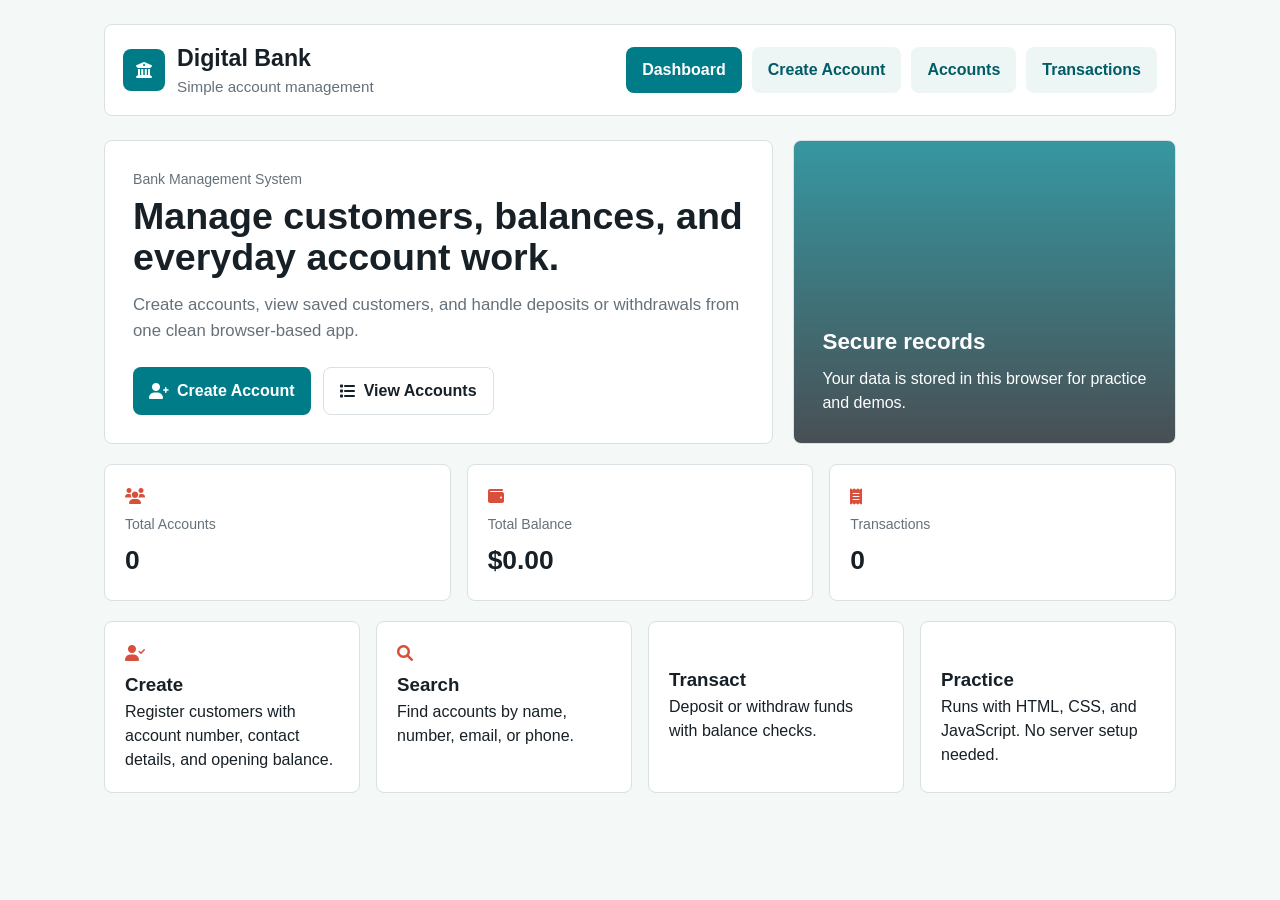
<file: index.html>
<!DOCTYPE html>
<html lang="en">

<head>
    <meta charset="UTF-8">
    <meta name="viewport" content="width=device-width, initial-scale=1.0">
    <title>Digital Bank - Dashboard</title>
    <link rel="stylesheet" href="style.css">
    <link href="https://cdnjs.cloudflare.com/ajax/libs/font-awesome/6.0.0/css/all.min.css" rel="stylesheet">
</head>

<body>
    <div class="container">
        <header class="topbar">
            <a class="brand" href="index.html">
                <span class="brand-icon"><i class="fas fa-university"></i></span>
                <span>
                    <h1>Digital Bank</h1>
                    <p>Simple account management</p>
                </span>
            </a>
            <nav class="nav">
                <a class="active" href="index.html">Dashboard</a>
                <a href="create.html">Create Account</a>
                <a href="accounts.html">Accounts</a>
                <a href="transactions.html">Transactions</a>
            </nav>
        </header>

        <main>
            <section class="hero">
                <div class="panel hero-copy">
                    <span class="eyebrow">Bank Management System</span>
                    <h2>Manage customers, balances, and everyday account work.</h2>
                    <p>
                        Create accounts, view saved customers, and handle deposits or withdrawals from one clean
                        browser-based app.
                    </p>
                    <div class="hero-actions">
                        <a class="btn" href="create.html"><i class="fas fa-user-plus"></i> Create Account</a>
                        <a class="btn btn-outline" href="accounts.html"><i class="fas fa-list"></i> View Accounts</a>
                    </div>
                </div>
                <div class="panel bank-visual">
                    <strong>Secure records</strong>
                    <span>Your data is stored in this browser for practice and demos.</span>
                </div>
            </section>

            <section class="stats-grid" aria-label="Bank summary">
                <div class="stat">
                    <i class="fas fa-users"></i>
                    <span>Total Accounts</span>
                    <strong id="totalAccounts">0</strong>
                </div>
                <div class="stat">
                    <i class="fas fa-wallet"></i>
                    <span>Total Balance</span>
                    <strong id="totalBalance">$0.00</strong>
                </div>
                <div class="stat">
                    <i class="fas fa-receipt"></i>
                    <span>Transactions</span>
                    <strong id="totalTransactions">0</strong>
                </div>
            </section>

            <section class="feature-grid">
                <div class="feature">
                    <i class="fas fa-user-check"></i>
                    <h3>Create</h3>
                    <p>Register customers with account number, contact details, and opening balance.</p>
                </div>
                <div class="feature">
                    <i class="fas fa-magnifying-glass"></i>
                    <h3>Search</h3>
                    <p>Find accounts by name, number, email, or phone.</p>
                </div>
                <div class="feature">
                    <i class="fas fa-money-bill-transfer"></i>
                    <h3>Transact</h3>
                    <p>Deposit or withdraw funds with balance checks.</p>
                </div>
                <div class="feature">
                    <i class="fas fa-browser"></i>
                    <h3>Practice</h3>
                    <p>Runs with HTML, CSS, and JavaScript. No server setup needed.</p>
                </div>
            </section>
        </main>
    </div>

    <script src="app.js"></script>
    <script>
        BankApp.renderDashboard();
    </script>
</body>

</html>
</file>
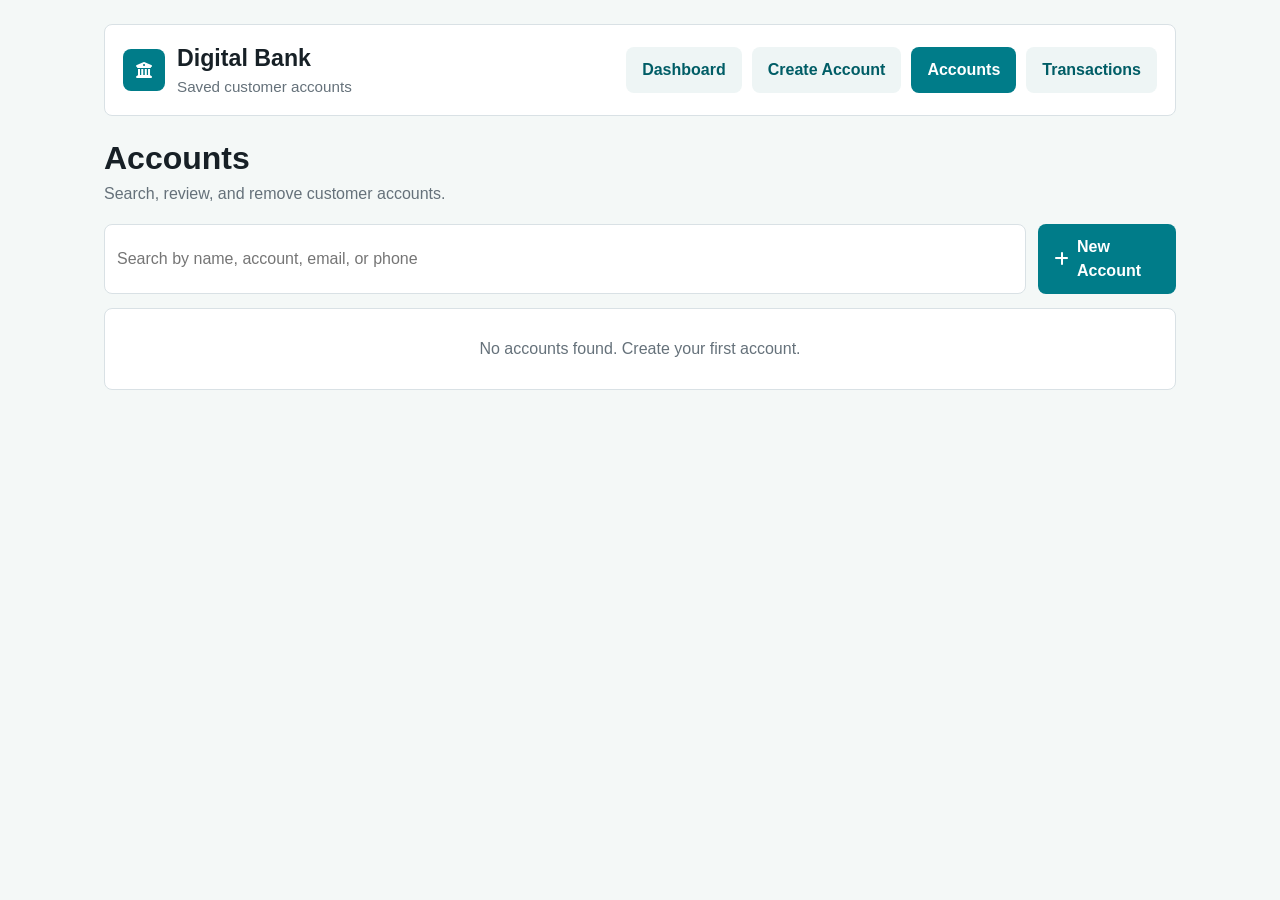
<file: accounts.html>
<!DOCTYPE html>
<html lang="en">

<head>
    <meta charset="UTF-8">
    <meta name="viewport" content="width=device-width, initial-scale=1.0">
    <title>Accounts - Digital Bank</title>
    <link rel="stylesheet" href="style.css">
    <link href="https://cdnjs.cloudflare.com/ajax/libs/font-awesome/6.0.0/css/all.min.css" rel="stylesheet">
</head>

<body>
    <div class="container">
        <header class="topbar">
            <a class="brand" href="index.html">
                <span class="brand-icon"><i class="fas fa-university"></i></span>
                <span>
                    <h1>Digital Bank</h1>
                    <p>Saved customer accounts</p>
                </span>
            </a>
            <nav class="nav">
                <a href="index.html">Dashboard</a>
                <a href="create.html">Create Account</a>
                <a class="active" href="accounts.html">Accounts</a>
                <a href="transactions.html">Transactions</a>
            </nav>
        </header>

        <main>
            <div class="page-title">
                <h2>Accounts</h2>
                <p>Search, review, and remove customer accounts.</p>
            </div>

            <div class="table-controls">
                <input id="accountSearch" type="search" placeholder="Search by name, account, email, or phone">
                <a class="btn" href="create.html"><i class="fas fa-plus"></i> New Account</a>
            </div>

            <div id="accountsTable"></div>
        </main>
    </div>

    <script src="app.js"></script>
    <script>
        BankApp.renderAccountsPage();
    </script>
</body>

</html>






<!--  -->
<!--  -->
</file>
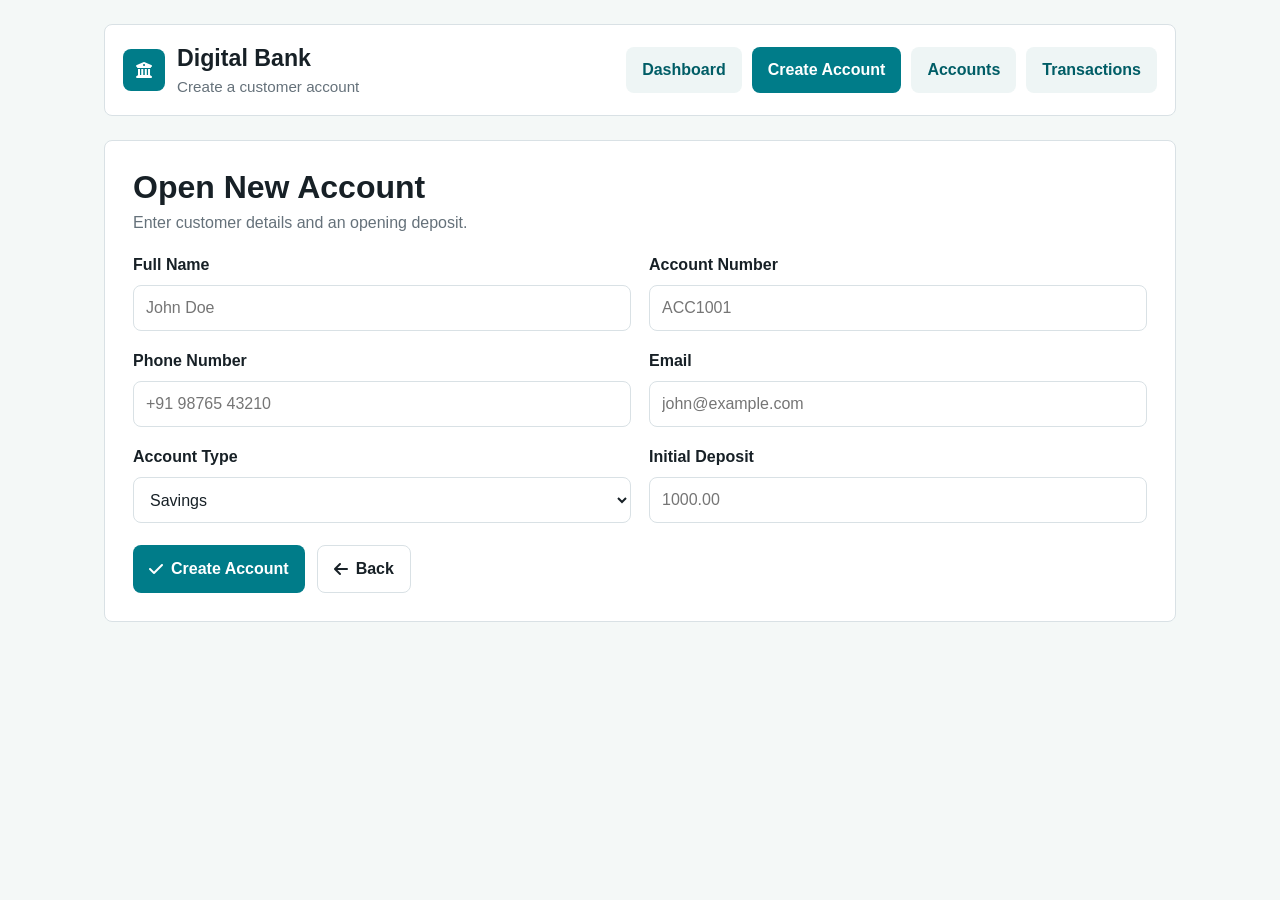
<file: create.html>
<!DOCTYPE html>
<html lang="en">

<head>
    <meta charset="UTF-8">
    <meta name="viewport" content="width=device-width, initial-scale=1.0">
    <title>Create Account - Digital Bank</title>
    <link rel="stylesheet" href="style.css">
    <link href="https://cdnjs.cloudflare.com/ajax/libs/font-awesome/6.0.0/css/all.min.css" rel="stylesheet">
</head>

<body>
    <div class="container">
        <header class="topbar">
            <a class="brand" href="index.html">
                <span class="brand-icon"><i class="fas fa-university"></i></span>
                <span>
                    <h1>Digital Bank</h1>
                    <p>Create a customer account</p>
                </span>
            </a>
            <nav class="nav">
                <a href="index.html">Dashboard</a>
                <a class="active" href="create.html">Create Account</a>
                <a href="accounts.html">Accounts</a>
                <a href="transactions.html">Transactions</a>
            </nav>
        </header>

        <main class="panel">
            <div class="page-title">
                <h2>Open New Account</h2>
                <p>Enter customer details and an opening deposit.</p>
            </div>

            <div id="message" class="notice error hide"></div>

            <form id="createAccountForm" class="form-grid" novalidate>
                <div class="form-group">
                    <label for="name">Full Name</label>
                    <input id="name" name="name" type="text" required placeholder="John Doe" autocomplete="name">
                </div>

                <div class="form-group">
                    <label for="accountNo">Account Number</label>
                    <input id="accountNo" name="accountNo" type="text" required placeholder="ACC1001">
                </div>

                <div class="form-group">
                    <label for="phone">Phone Number</label>
                    <input id="phone" name="phone" type="tel" required placeholder="+91 98765 43210" autocomplete="tel">
                </div>

                <div class="form-group">
                    <label for="email">Email</label>
                    <input id="email" name="email" type="email" required placeholder="john@example.com" autocomplete="email">
                </div>

                <div class="form-group">
                    <label for="accountType">Account Type</label>
                    <select id="accountType" name="accountType" required>
                        <option value="Savings">Savings</option>
                        <option value="Current">Current</option>
                        <option value="Salary">Salary</option>
                    </select>
                </div>

                <div class="form-group">
                    <label for="balance">Initial Deposit</label>
                    <input id="balance" name="balance" type="number" required placeholder="1000.00" min="0" step="0.01">
                </div>

                <div class="form-actions">
                    <button type="submit" class="btn"><i class="fas fa-check"></i> Create Account</button>
                    <a href="index.html" class="btn btn-outline"><i class="fas fa-arrow-left"></i> Back</a>
                </div>
            </form>
        </main>
    </div>

    <script src="app.js"></script>
    <script>
        BankApp.bindCreateForm();
    </script>
</body>

</html>
</file>
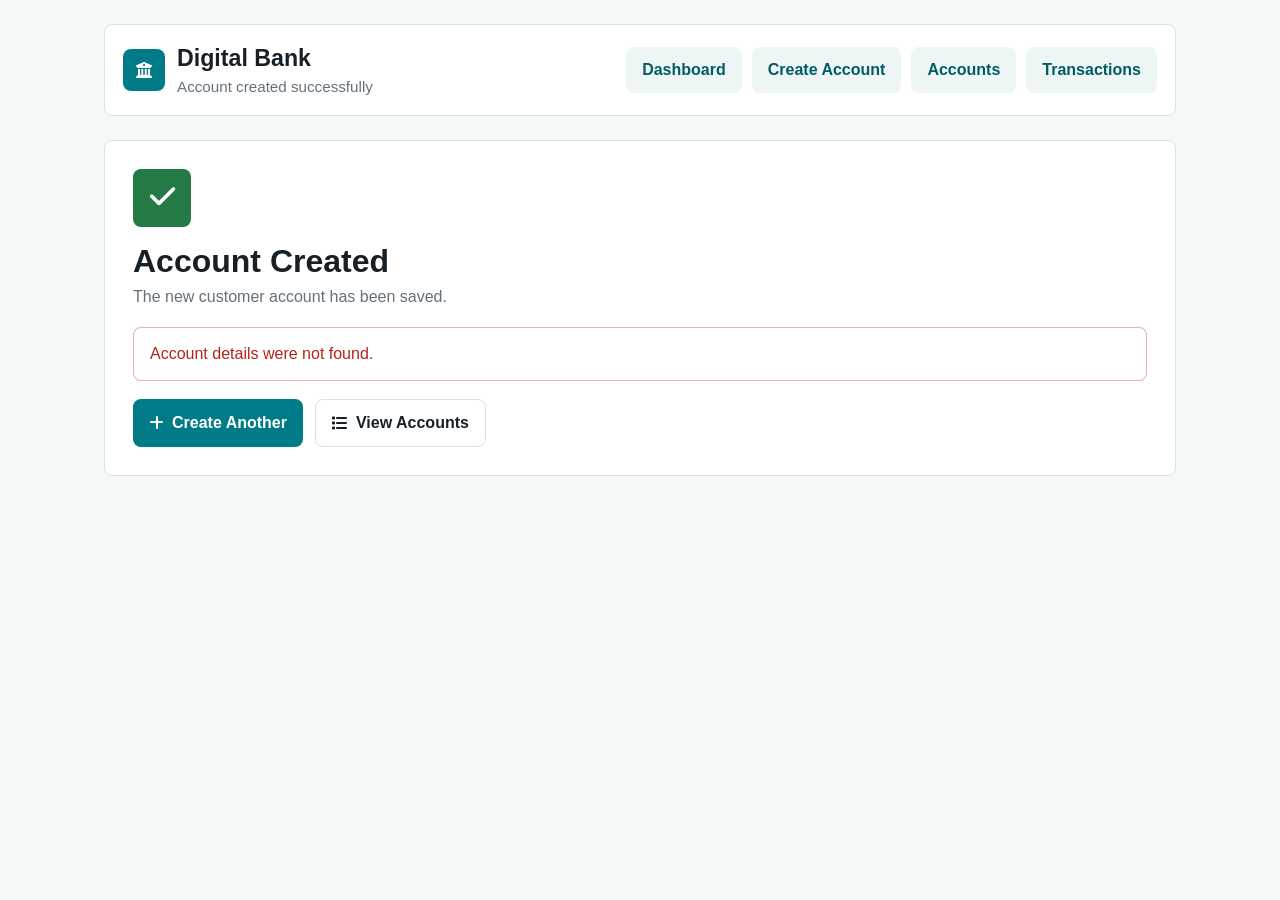
<file: success.html>
<!DOCTYPE html>
<html lang="en">

<head>
    <meta charset="UTF-8">
    <meta name="viewport" content="width=device-width, initial-scale=1.0">
    <title>Account Created - Digital Bank</title>
    <link rel="stylesheet" href="style.css">
    <link href="https://cdnjs.cloudflare.com/ajax/libs/font-awesome/6.0.0/css/all.min.css" rel="stylesheet">
</head>

<body>
    <div class="container">
        <header class="topbar">
            <a class="brand" href="index.html">
                <span class="brand-icon"><i class="fas fa-university"></i></span>
                <span>
                    <h1>Digital Bank</h1>
                    <p>Account created successfully</p>
                </span>
            </a>
            <nav class="nav">
                <a href="index.html">Dashboard</a>
                <a href="create.html">Create Account</a>
                <a href="accounts.html">Accounts</a>
                <a href="transactions.html">Transactions</a>
            </nav>
        </header>

        <main class="panel">
            <div class="success-icon">
                <i class="fas fa-check"></i>
            </div>
            <div class="page-title">
                <h2>Account Created</h2>
                <p>The new customer account has been saved.</p>
            </div>

            <div id="successDetails"></div>

            <div class="form-actions">
                <a href="create.html" class="btn"><i class="fas fa-plus"></i> Create Another</a>
                <a href="accounts.html" class="btn btn-outline"><i class="fas fa-list"></i> View Accounts</a>
            </div>
        </main>
    </div>

    <script src="app.js"></script>
    <script>
        BankApp.renderSuccessPage();
    </script>
</body>

</html>
</file>
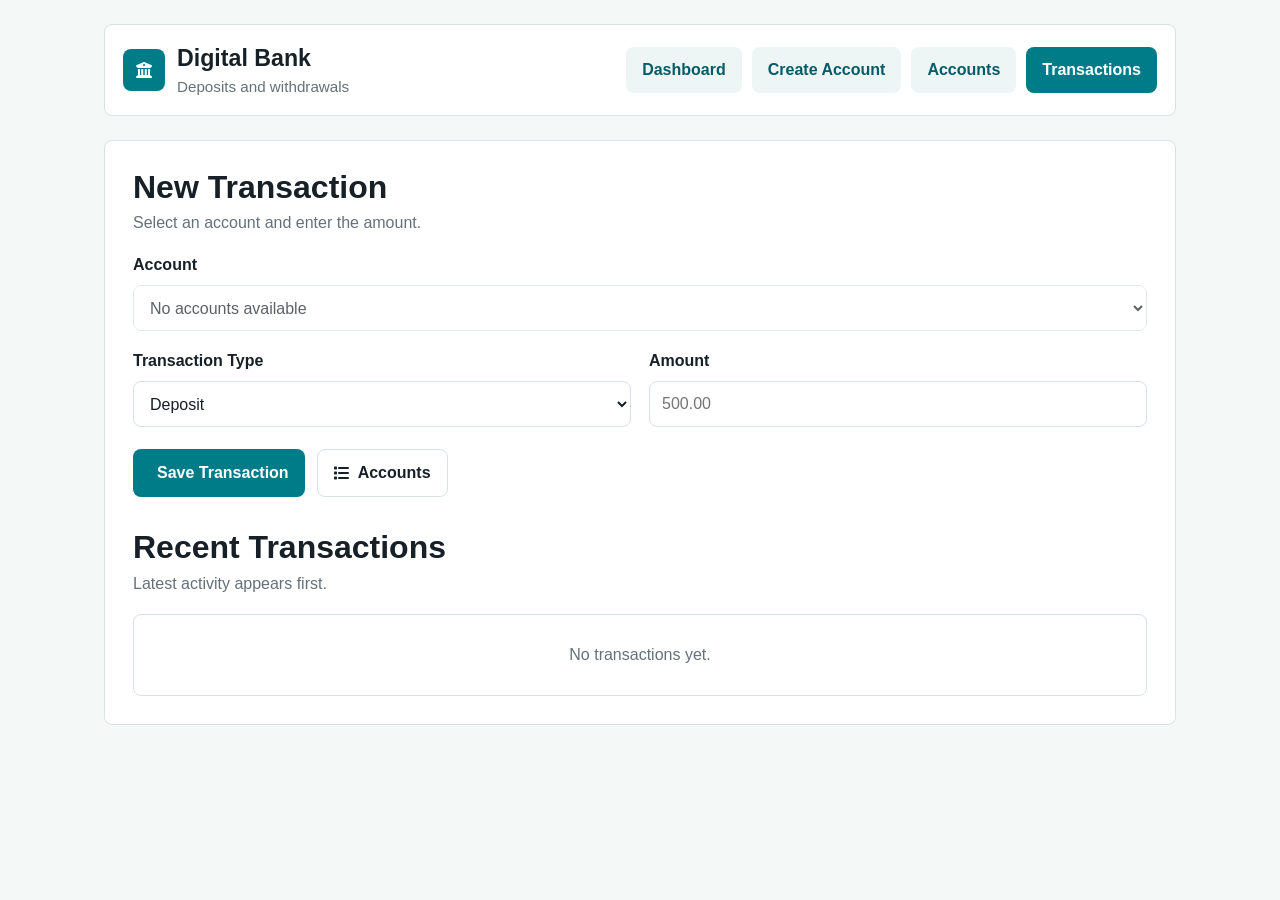
<file: transactions.html>
<!DOCTYPE html>
<html lang="en">

<head>
    <meta charset="UTF-8">
    <meta name="viewport" content="width=device-width, initial-scale=1.0">
    <title>Transactions - Digital Bank</title>
    <link rel="stylesheet" href="style.css">
    <link href="https://cdnjs.cloudflare.com/ajax/libs/font-awesome/6.0.0/css/all.min.css" rel="stylesheet">
</head>

<body>
    <div class="container">
        <header class="topbar">
            <a class="brand" href="index.html">
                <span class="brand-icon"><i class="fas fa-university"></i></span>
                <span>
                    <h1>Digital Bank</h1>
                    <p>Deposits and withdrawals</p>
                </span>
            </a>
            <nav class="nav">
                <a href="index.html">Dashboard</a>
                <a href="create.html">Create Account</a>
                <a href="accounts.html">Accounts</a>
                <a class="active" href="transactions.html">Transactions</a>
            </nav>
        </header>

        <main class="panel">
            <div class="page-title">
                <h2>New Transaction</h2>
                <p>Select an account and enter the amount.</p>
            </div>

            <div id="message" class="notice hide"></div>

            <form id="transactionForm" class="form-grid" novalidate>
                <div class="form-group full">
                    <label for="accountNo">Account</label>
                    <select id="accountNo" name="accountNo" required></select>
                </div>

                <div class="form-group">
                    <label for="type">Transaction Type</label>
                    <select id="type" name="type" required>
                        <option value="deposit">Deposit</option>
                        <option value="withdraw">Withdraw</option>
                    </select>
                </div>

                <div class="form-group">
                    <label for="amount">Amount</label>
                    <input id="amount" name="amount" type="number" min="0.01" step="0.01" placeholder="500.00" required>
                </div>

                <div class="form-actions">
                    <button type="submit" class="btn"><i class="fas fa-money-bill-transfer"></i> Save Transaction</button>
                    <a href="accounts.html" class="btn btn-outline"><i class="fas fa-list"></i> Accounts</a>
                </div>
            </form>

            <div class="page-title" style="margin-top: 32px;">
                <h2>Recent Transactions</h2>
                <p>Latest activity appears first.</p>
            </div>
            <div id="transactionsTable"></div>
        </main>
    </div>

    <script src="app.js"></script>
    <script>
        BankApp.renderTransactionsPage();
    </script>
</body>

</html>
</file>
<file: style.css>
* {
    box-sizing: border-box;
    margin: 0;
    padding: 0;
}

:root {
    --ink: #172026;
    --muted: #65717a;
    --line: #d9e1e5;
    --panel: #ffffff;
    --page: #f4f8f7;
    --primary: #007c89;
    --primary-dark: #005d66;
    --accent: #d94f3d;
    --good: #237a45;
    --bad: #b42318;
}

body {
    min-height: 100vh;
    background: var(--page);
    color: var(--ink);
    font-family: Arial, Helvetica, sans-serif;
    line-height: 1.5;
}

a {
    color: inherit;
    text-decoration: none;
}

.container {
    max-width: 1120px;
    margin: 0 auto;
    padding: 24px;
}

.topbar {
    align-items: center;
    background: var(--panel);
    border: 1px solid var(--line);
    border-radius: 8px;
    display: flex;
    gap: 20px;
    justify-content: space-between;
    margin-bottom: 24px;
    padding: 16px 18px;
}

.brand {
    align-items: center;
    display: flex;
    gap: 12px;
}

.brand-icon {
    align-items: center;
    background: var(--primary);
    border-radius: 8px;
    color: #fff;
    display: inline-flex;
    height: 42px;
    justify-content: center;
    width: 42px;
}

.brand h1 {
    font-size: 1.45rem;
}

.brand p {
    color: var(--muted);
    font-size: 0.95rem;
}

.nav {
    display: flex;
    flex-wrap: wrap;
    gap: 10px;
}

.nav a,
.btn {
    align-items: center;
    border: 0;
    border-radius: 8px;
    cursor: pointer;
    display: inline-flex;
    font: inherit;
    font-weight: 700;
    gap: 8px;
    justify-content: center;
    min-height: 44px;
    padding: 11px 16px;
}

.nav a {
    background: #eef5f5;
    color: var(--primary-dark);
}

.nav a.active,
.btn {
    background: var(--primary);
    color: #fff;
}

.btn:hover,
.nav a:hover {
    filter: brightness(0.95);
}

.btn-secondary {
    background: #28343b;
}

.btn-danger {
    background: var(--bad);
}

.btn-outline {
    background: #fff;
    border: 1px solid var(--line);
    color: var(--ink);
}

.hero {
    align-items: stretch;
    display: grid;
    gap: 20px;
    grid-template-columns: 1.4fr 0.8fr;
    margin-bottom: 20px;
}

.panel,
.stat,
.notice,
.table-wrap {
    background: var(--panel);
    border: 1px solid var(--line);
    border-radius: 8px;
}

.panel {
    padding: 28px;
}

.hero-copy {
    display: flex;
    flex-direction: column;
    justify-content: center;
    min-height: 280px;
}

.hero-copy h2 {
    font-size: 2.35rem;
    line-height: 1.1;
    margin-bottom: 14px;
}

.hero-copy p {
    color: var(--muted);
    font-size: 1.05rem;
    max-width: 620px;
}

.hero-actions {
    display: flex;
    flex-wrap: wrap;
    gap: 12px;
    margin-top: 24px;
}

.bank-visual {
    background:
        linear-gradient(rgba(0, 124, 137, 0.78), rgba(23, 32, 38, 0.78)),
        url("https://images.unsplash.com/photo-1565373677928-90e963765eac?auto=format&fit=crop&w=900&q=80");
    background-position: center;
    background-size: cover;
    color: #fff;
    display: flex;
    flex-direction: column;
    justify-content: flex-end;
    min-height: 280px;
}

.bank-visual strong {
    font-size: 1.4rem;
}

.bank-visual span {
    margin-top: 8px;
}

.stats-grid,
.feature-grid {
    display: grid;
    gap: 16px;
    grid-template-columns: repeat(3, 1fr);
    margin-bottom: 20px;
}

.feature-grid {
    grid-template-columns: repeat(4, 1fr);
}

.stat,
.feature {
    padding: 20px;
}

.feature {
    background: #fff;
    border: 1px solid var(--line);
    border-radius: 8px;
}

.stat span,
.feature span,
.eyebrow {
    color: var(--muted);
    display: block;
    font-size: 0.88rem;
    margin-bottom: 6px;
}

.stat strong {
    display: block;
    font-size: 1.65rem;
}

.feature i,
.stat i {
    color: var(--accent);
    margin-bottom: 10px;
}

.page-title {
    margin-bottom: 18px;
}

.page-title h2 {
    font-size: 2rem;
    line-height: 1.15;
}

.page-title p {
    color: var(--muted);
    margin-top: 6px;
}

.form-grid {
    display: grid;
    gap: 18px;
    grid-template-columns: repeat(2, 1fr);
}

.form-group {
    display: flex;
    flex-direction: column;
    gap: 8px;
}

.form-group.full {
    grid-column: 1 / -1;
}

label {
    font-weight: 700;
}

input,
select {
    background: #fff;
    border: 1px solid var(--line);
    border-radius: 8px;
    color: var(--ink);
    font: inherit;
    min-height: 46px;
    padding: 10px 12px;
    width: 100%;
}

input:focus,
select:focus {
    border-color: var(--primary);
    outline: 3px solid rgba(0, 124, 137, 0.16);
}

.form-actions {
    display: flex;
    flex-wrap: wrap;
    gap: 12px;
    grid-column: 1 / -1;
    margin-top: 4px;
}

.notice {
    margin-bottom: 18px;
    padding: 14px 16px;
}

.notice.success {
    border-color: rgba(35, 122, 69, 0.35);
    color: var(--good);
}

.notice.error {
    border-color: rgba(180, 35, 24, 0.35);
    color: var(--bad);
}

.table-controls {
    display: flex;
    gap: 12px;
    margin-bottom: 14px;
}

.table-wrap {
    overflow-x: auto;
}

table {
    border-collapse: collapse;
    min-width: 760px;
    width: 100%;
}

th,
td {
    border-bottom: 1px solid var(--line);
    padding: 14px;
    text-align: left;
}

th {
    background: #eef5f5;
    color: var(--primary-dark);
    font-size: 0.92rem;
}

tr:last-child td {
    border-bottom: 0;
}

.empty-state {
    color: var(--muted);
    padding: 28px;
    text-align: center;
}

.account-details {
    display: grid;
    gap: 12px;
    margin: 22px 0;
}

.detail-row {
    align-items: center;
    border-bottom: 1px solid var(--line);
    display: flex;
    justify-content: space-between;
    padding-bottom: 12px;
}

.detail-row:last-child {
    border-bottom: 0;
}

.detail-label {
    color: var(--muted);
}

.detail-value {
    font-weight: 700;
    text-align: right;
}

.success-icon {
    align-items: center;
    background: var(--good);
    border-radius: 8px;
    color: #fff;
    display: inline-flex;
    font-size: 1.8rem;
    height: 58px;
    justify-content: center;
    margin-bottom: 16px;
    width: 58px;
}

.hide {
    display: none;
}

@media (max-width: 820px) {
    .container {
        padding: 14px;
    }

    .topbar,
    .hero,
    .stats-grid,
    .feature-grid,
    .form-grid {
        grid-template-columns: 1fr;
    }

    .topbar {
        align-items: flex-start;
        display: grid;
    }

    .hero-copy h2,
    .page-title h2 {
        font-size: 1.7rem;
    }

    .panel {
        padding: 20px;
    }

    .table-controls,
    .detail-row {
        align-items: stretch;
        flex-direction: column;
    }

    .detail-value {
        text-align: left;
    }
}
</file>
